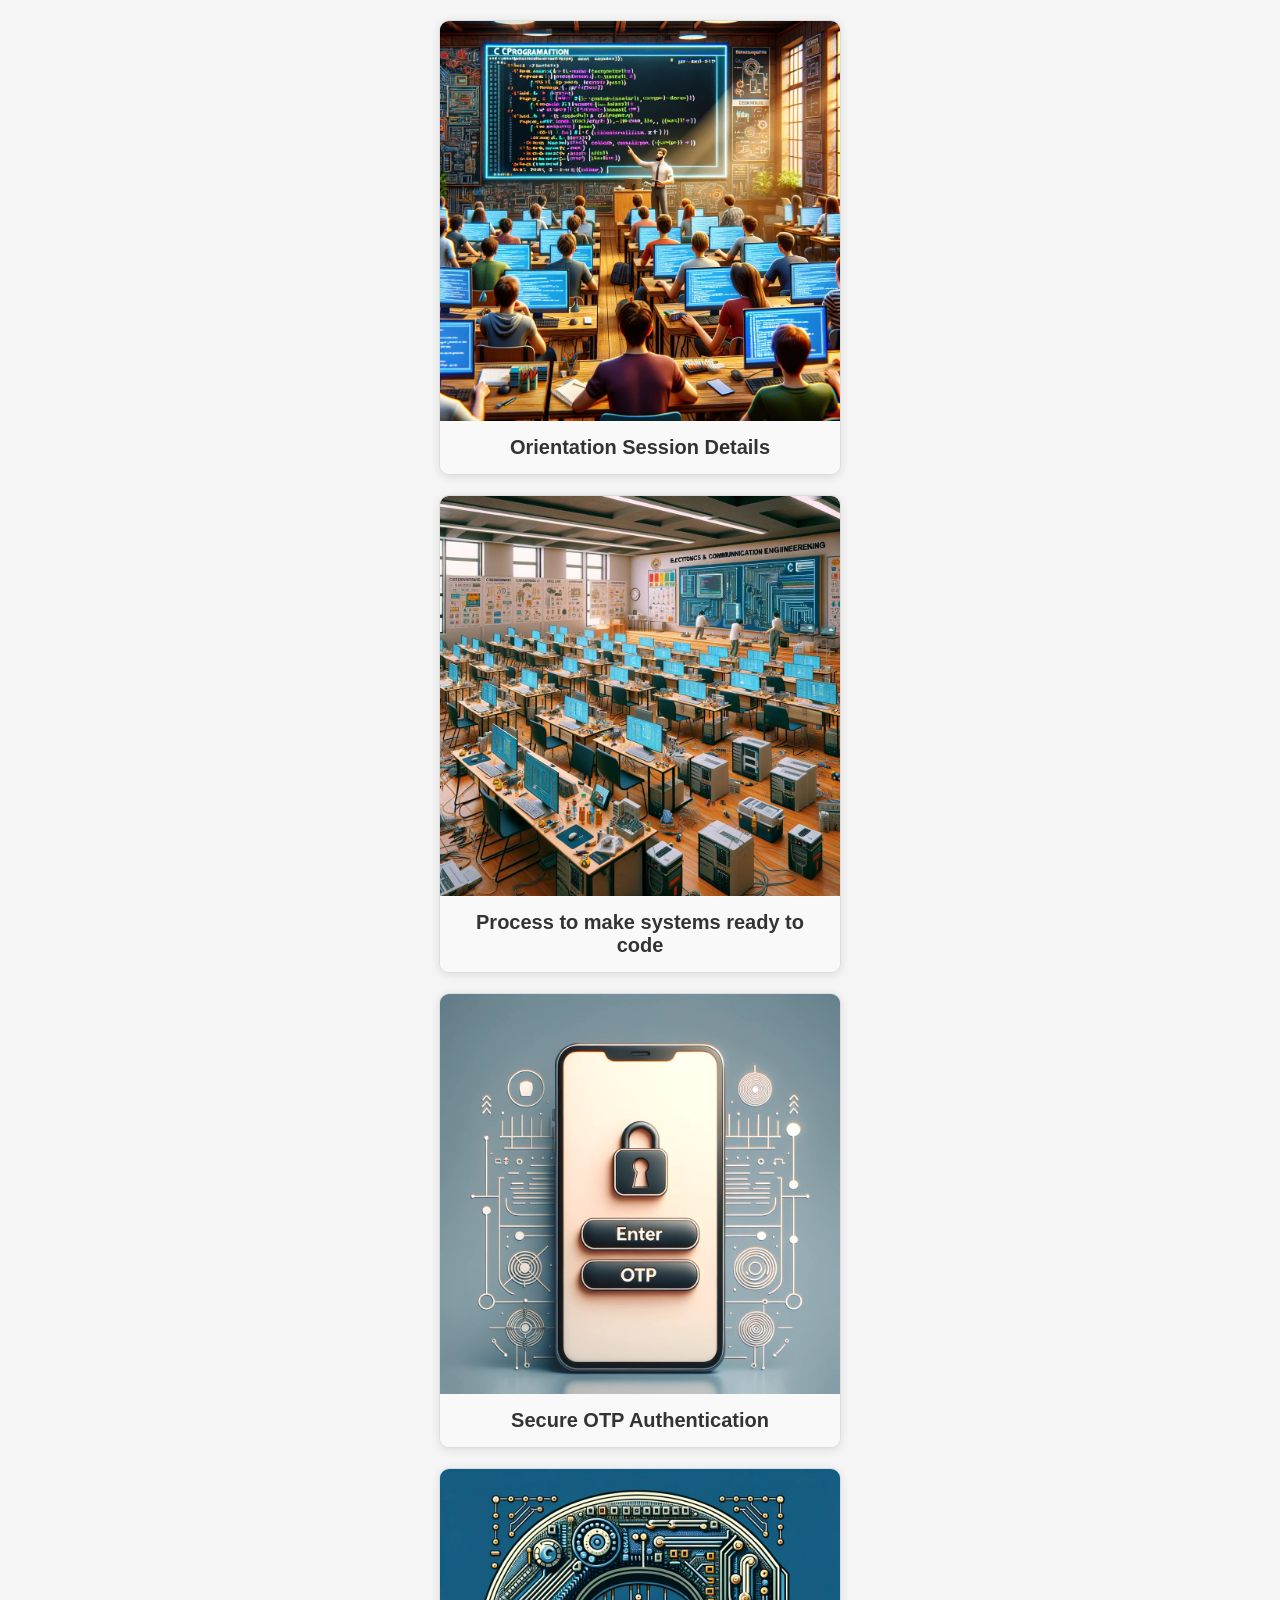
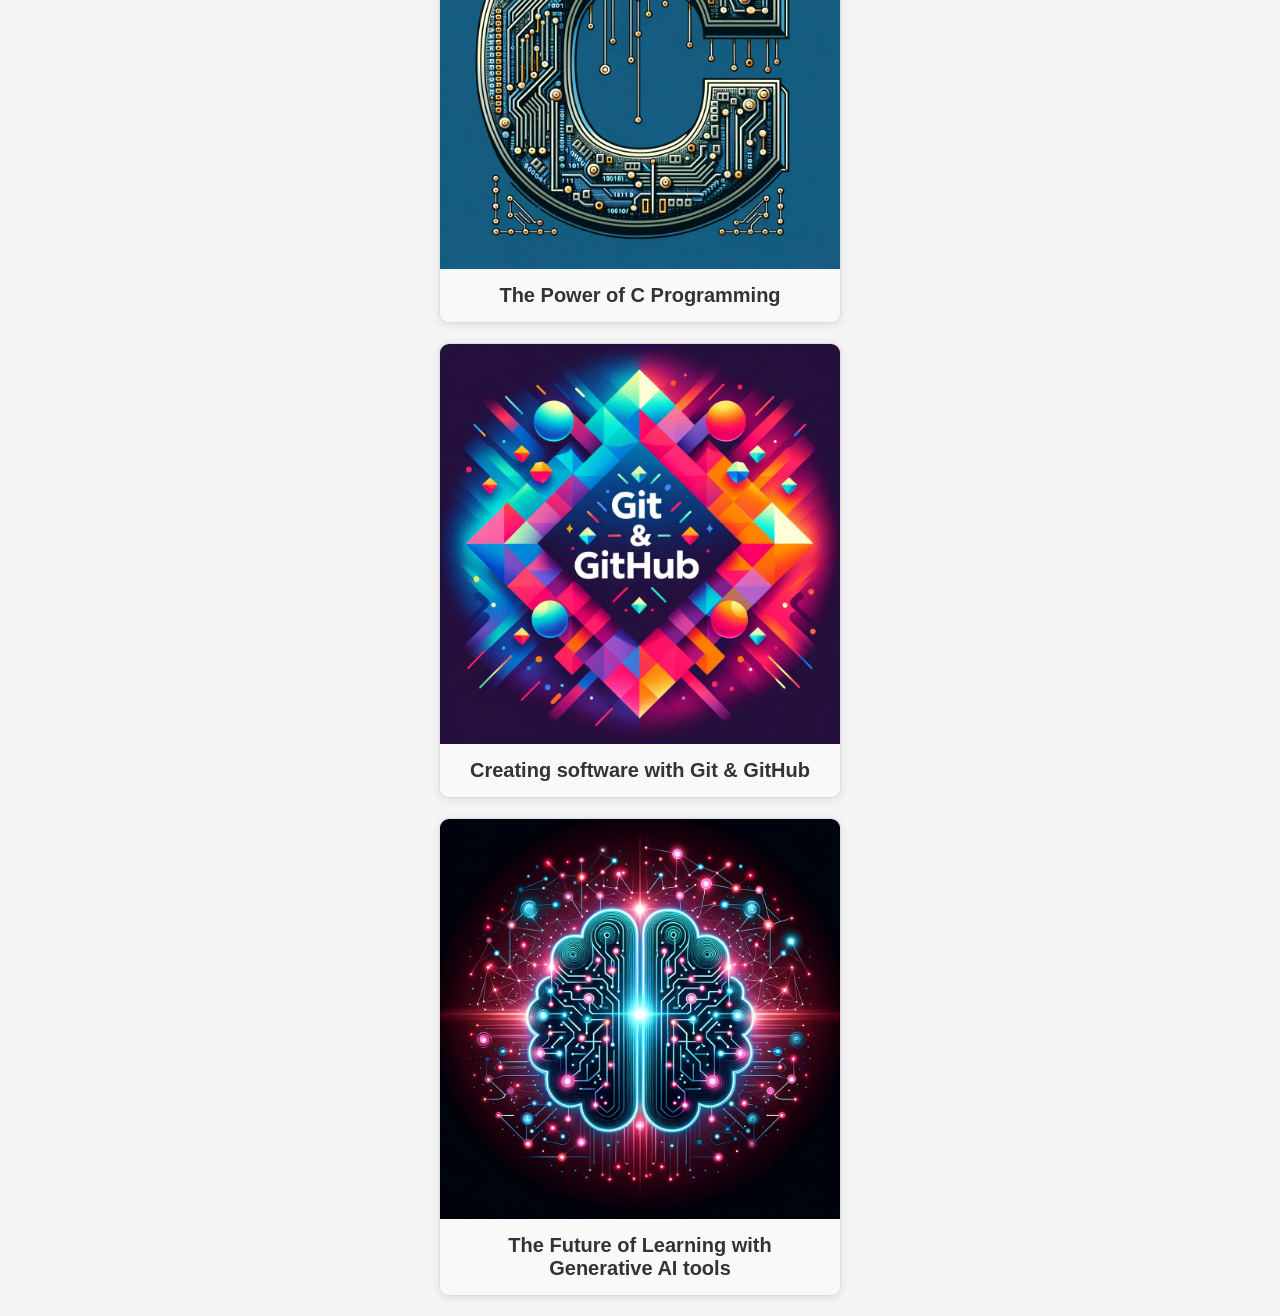
<file: docs/index.html>
<!DOCTYPE html>
<html lang="en">
<head>
    <meta charset="UTF-8">
    <meta name="viewport" content="width=device-width, initial-scale=1.0">
    <title>Main Page</title>
    <link rel="stylesheet" href="styles.css">
</head>
<body>
    <div class="section" onclick="location.href='assets/pdfs/orientation.pdf'">
        <img src="assets/orientation.jpg" alt="Orientation Session">
        <h2>Orientation Session Details</h2>
    </div>
    <div class="section" onclick="location.href='assets/pdfs/setup.pdf'">
        <img src="assets/setup.jpg" alt="Setup">
        <h2>Process to make systems ready to code</h2>
    </div>
    <div class="section" onclick="location.href='otp.html'">
        <img src="assets/otp.jpg" alt="OTP Image">
        <h2>Secure OTP Authentication</h2>
    </div>
    <div class="section" onclick="location.href='c_lang.html'">
        <img src="assets/c.jpg" alt="C Language Image">
        <h2>The Power of C Programming</h2>
    </div>
    <div class="section" onclick="location.href='git_github.html'">
        <img src="assets/git-github.jpg" alt="Git & GitHub Image">
        <h2>Creating software with Git & GitHub</h2>
    </div>
    <div class="section" onclick="location.href='gen_ai_tools.html'">
        <img src="assets/gen-ai.jpg" alt="Generative AI Image">
        <h2>The Future of Learning with Generative AI tools</h2>
    </div>
</body>
</html>
</file>
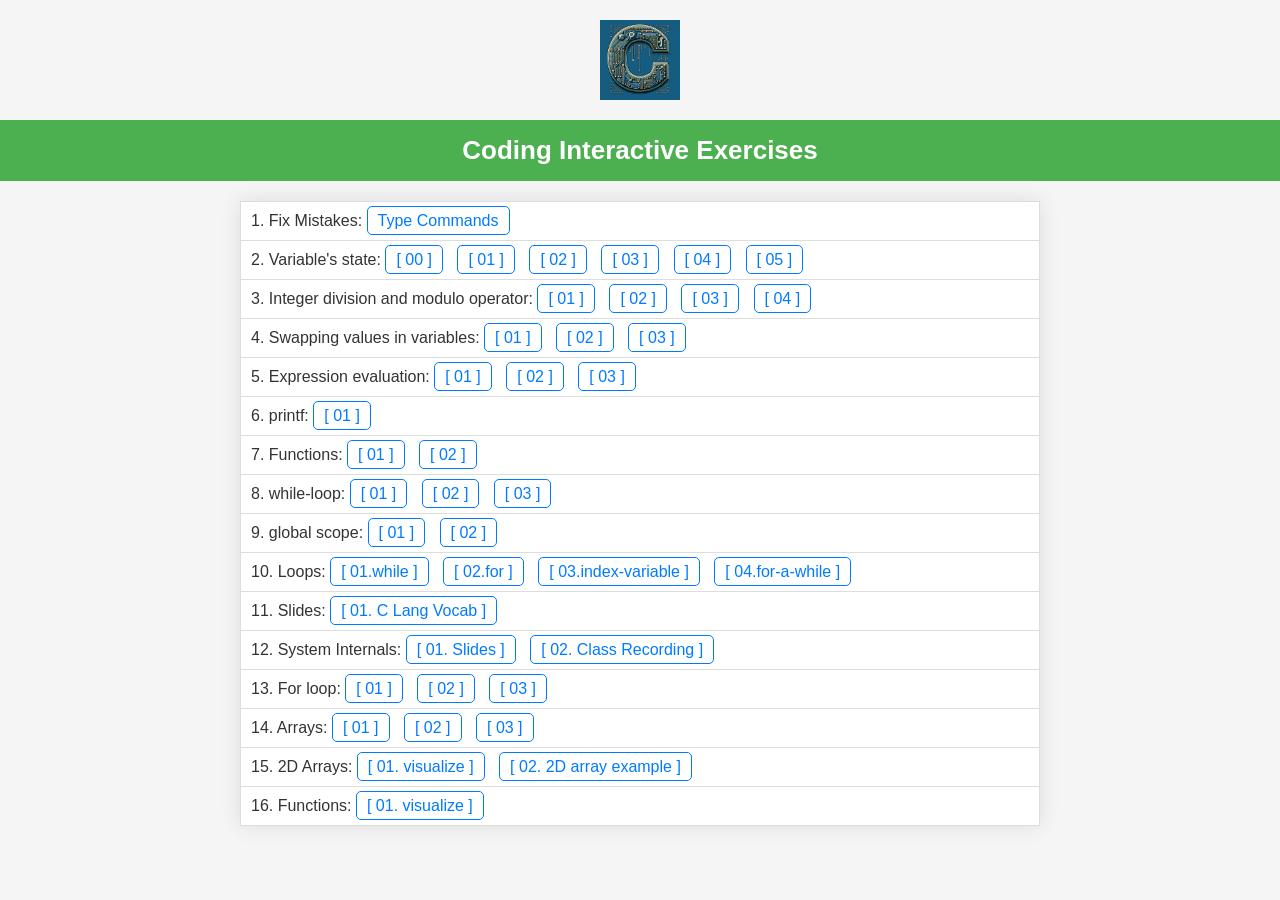
<file: docs/c_lang.html>
<!DOCTYPE html>
<html>
<head>
    <title>NSRIT | C Programming Fundamentals</title>
    <link rel="stylesheet" type="text/css" href="styles.css">
</head>
<body>
    <img src="assets/c.jpg" alt="C Programming Image" class="header-image">
    <h1>Coding Interactive Exercises</h1>
    <table class="exercise-table">
        <tr>
            <td data-label="Exercise">1. Fix Mistakes: 
                <a href="https://e42.dev/learning-labs/telugu-c/type-commands-example-table.html" target="_blank">Type Commands</a>
            </td>
        </tr>
        <tr>
            <td data-label="Exercise">2. Variable's state: 
                <a href="https://e42.dev/learning-labs/telugu-c/variable-state.html" target="_blank">[ 00 ]</a>
                <a href="https://e42.dev/c/clang/samana-vayu/01/" target="_blank">[ 01 ]</a>
                <a href="https://e42.dev/c/clang/samana-vayu/02/" target="_blank">[ 02 ]</a>
                <a href="https://e42.dev/c/clang/samana-vayu/03/" target="_blank">[ 03 ]</a>
                <a href="https://e42.dev/c/clang/samana-vayu/04/" target="_blank">[ 04 ]</a>
                <a href="https://e42.dev/c/clang/samana-vayu/05/" target="_blank">[ 05 ]</a>
            </td>
        </tr>
        <tr>
            <td data-label="Exercise">3. Integer division and modulo operator: 
                <a href="https://e42.dev/c/clang/samana-vayu/06/" target="_blank">[ 01 ]</a>
                <a href="https://e42.dev/c/clang/samana-vayu/07/" target="_blank">[ 02 ]</a>
                <a href="https://e42.dev/c/clang/samana-vayu/08/" target="_blank">[ 03 ]</a>
                <a href="https://e42.dev/learning-labs/telugu-c/sec-03-exampletable-02.html" target="_blank">[ 04 ]</a>
            </td>
        </tr>
        <tr>
            <td data-label="Exercise">4. Swapping values in variables: 
                <a href="https://e42.dev/c/clang/samana-vayu/09/" target="_blank">[ 01 ]</a>
                <a href="https://e42.dev/c/clang/samana-vayu/10/" target="_blank">[ 02 ]</a>
                <a href="https://e42.dev/c/clang/samana-vayu/11/" target="_blank">[ 03 ]</a>
            </td>
        </tr>
        <tr>
            <td data-label="Exercise">5. Expression evaluation: 
                <a href="https://e42.dev/learning-labs/telugu-c/expression-01.html" target="_blank">[ 01 ]</a>
                <a href="https://e42.dev/c/clang/samana-vayu/12/" target="_blank">[ 02 ]</a>
                <a href="https://e42.dev/c/clang/samana-vayu/13/" target="_blank">[ 03 ]</a>
            </td>
        </tr>
        <tr>
            <td data-label="Exercise">6. printf: 
                <a href="https://e42.dev/learning-labs/telugu-c/join-printfs-example-table.html" target="_blank">[ 01 ]</a>
            </td>
        </tr>
        <tr>
            <td data-label="Exercise">7. Functions: 
                <a href="https://e42.dev/learning-labs/telugu-c/functions-control-flow-01.html" target="_blank">[ 01 ]</a>
                <a href="https://e42.dev/learning-labs/telugu-c/functions-control-flow-02.html" target="_blank">[ 02 ]</a>
            </td>
        </tr>
        <tr>
            <td data-label="Exercise">8. while-loop: 
                <a href="https://e42.dev/learning-labs/telugu-c/loops-while-control-flow-01.html" target="_blank">[ 01 ]</a>
                <a href="https://e42.dev/learning-labs/telugu-c/loops-while-control-flow-02.html" target="_blank">[ 02 ]</a>
                <a href="https://e42.dev/learning-labs/telugu-c/loops-while-control-flow-03.html" target="_blank">[ 03 ]</a>
            </td>
        </tr>
        <tr>
            <td data-label="Exercise">9. global scope: 
                <a href="https://e42.dev/c/clang/samana-vayu/14/" target="_blank">[ 01 ]</a>
                <a href="https://e42.dev/c/clang/samana-vayu/15/" target="_blank">[ 02 ]</a>
            </td>
        </tr>
        <tr>
            <td data-label="exercise">10. Loops: 
                <a href="https://e42.dev/learning-labs/telugu-c/explorable/loops/while/" target="_blank">[ 01.while ]</a>
                <a href="https://e42.dev/learning-labs/telugu-c/explorable/loops/for/" target="_blank">[ 02.for ]</a>
                <a href="https://e42.dev/learning-labs/telugu-c/explorable/loops/index-variable/" target="_blank">[ 03.index-variable ]</a>
                <a href="https://e42.dev/learning-labs/telugu-c/slides/for-a-while/" target="_blank">[ 04.for-a-while ]</a>
            </td>
        </tr>
        <tr>
            <td data-label="exercise">11. Slides: 
                <a href="https://e42.dev/learning-labs/telugu-c/slides/c-language-vocabulary/" target="_blank">[ 01. C Lang Vocab ]</a>
            </td>
        </tr>
        <tr>
            <td data-label="exercise">12. System Internals: 
                <a href="https://www.figma.com/proto/VRgWntdUUcOCMnhnjuYXlG/Fundamentals-of-Computing?node-id=102%3A3&scaling=scale-down-width&hide-ui=1" target="_blank">[ 01. Slides ]</a>
                <a href="https://www.youtube.com/watch?v=JNXjP52et80" target="_blank">[ 02. Class Recording ]</a>
            </td>
        </tr>
        <tr>
            <td data-label="exercise">13. For loop: 
                <a href="https://e42.dev/learning-labs/telugu-c/loops-for-control-flow-01.html" target="_blank">[ 01 ]</a>
                <a href="https://e42.dev/learning-labs/telugu-c/loops-for-control-flow-02.html" target="_blank">[ 02 ]</a>
                <a href="https://e42.dev/learning-labs/telugu-c/loops-for-control-flow-03.html" target="_blank">[ 03 ]</a>
            </td>
        </tr>
        <tr>
            <td data-label="exercise">14. Arrays: 
                <a href="https://e42.dev/learning-labs/telugu-c/loops-arrays-control-flow-01.html" target="_blank">[ 01 ]</a>
                <a href="https://e42.dev/learning-labs/telugu-c/loops-arrays-control-flow-02.html" target="_blank">[ 02 ]</a>
                <a href="https://e42.dev/learning-labs/telugu-c/loops-arrays-control-flow-03.html" target="_blank">[ 03 ]</a>
            </td>
        </tr>
        <tr>
            <td data-label="exercise">15. 2D Arrays:
                <a href="https://pythontutor.com/render.html#code=%23include%20%3Cstdio.h%3E%0A%0Avoid%20display_matrix%28int%20a%5B5%5D%5B5%5D,%20int%20rows,%20int%20columns%29%0A%7B%0A%0A%0A%20%20%0A%7D%0A%0Aint%20main%28%29%0A%7B%0A%20%20int%20arr1%5B3%5D%5B2%5D%20%3D%0A%20%20%7B%0A%20%20%20%20%7B1,%202%7D,%0A%20%20%20%20%7B3,%204%7D,%0A%20%20%20%20%7B5,%206%7D%0A%20%20%7D%3B%0A%0A%20%20int%20arr2%5B4%5D%5B4%5D%20%3D%0A%20%20%7B%0A%20%20%20%20%7B17,%2018,%2019,%2010%7D,%0A%20%20%20%20%7B11,%2012,%2013,%2014%7D,%0A%20%20%20%20%7B15,%2016,%2017,%2018%7D,%0A%20%20%20%20%7B19,%2020,%2021,%2022%7D%0A%20%20%7D%3B%0A%0A%20%20int%20arr3%5B5%5D%5B5%5D%20%3D%0A%20%20%7B%0A%20%20%20%20%7B23,%2024,%2025,%2026,%2027%7D,%0A%20%20%20%20%7B28,%2029,%2030,%2031,%2032%7D,%0A%20%20%20%20%7B33,%2034,%2035,%2036,%2037%7D,%0A%20%20%20%20%7B38,%2039,%2040,%2041,%2042%7D,%0A%20%20%20%20%7B43,%2044,%2045,%2046,%2047%7D%0A%20%20%7D%3B%0A%0A%20%20int%20arr4%5B4%5D%5B5%5D%20%3D%0A%20%20%7B%0A%20%20%20%20%7B48,%2049,%2050,%2051,%2052%7D,%0A%20%20%20%20%7B53,%2054,%2055,%2056,%2057%7D,%0A%20%20%20%20%7B58,%2059,%2060,%2061,%2062%7D,%0A%20%20%20%20%7B63,%2064,%2065,%2066,%2067%7D%0A%20%20%7D%3B%0A%0A%20%20int%20a%5B5%5D%5B5%5D%20%3D%20%7B0%7D%3B%0A%0A%20%20//%20Copying%20arr1%20to%20a%0A%20%20for%20%28int%20i%20%3D%200%3B%20i%20%3C%203%3B%20i%2B%2B%29%0A%20%20%7B%0A%20%20%20%20for%20%28int%20j%20%3D%200%3B%20j%20%3C%202%3B%20j%2B%2B%29%0A%20%20%20%20%7B%0A%20%20%20%20%20%20a%5Bi%5D%5Bj%5D%20%3D%20arr1%5Bi%5D%5Bj%5D%3B%0A%20%20%20%20%7D%0A%20%20%7D%0A%20%20printf%28%22Displaying%203X2%20matrix%3A%5Cn%22%29%3B%0A%20%20display_matrix%28a,%203,%202%29%3B%0A%20%20printf%28%22%5Cn%22%29%3B%0A%0A%20%20//%20Copying%20arr2%20to%20a%0A%20%20for%20%28int%20i%20%3D%200%3B%20i%20%3C%204%3B%20i%2B%2B%29%0A%20%20%7B%0A%20%20%20%20for%20%28int%20j%20%3D%200%3B%20j%20%3C%204%3B%20j%2B%2B%29%0A%20%20%20%20%7B%0A%20%20%20%20%20%20a%5Bi%5D%5Bj%5D%20%3D%20arr2%5Bi%5D%5Bj%5D%3B%0A%20%20%20%20%7D%0A%20%20%7D%0A%20%20printf%28%22Displaying%204X4%20matrix%3A%5Cn%22%29%3B%0A%20%20display_matrix%28a,%204,%204%29%3B%0A%20%20printf%28%22%5Cn%22%29%3B%0A%0A%20%20//%20Copying%20arr3%20to%20a%0A%20%20for%20%28int%20i%20%3D%200%3B%20i%20%3C%205%3B%20i%2B%2B%29%0A%20%20%7B%0A%20%20%20%20for%20%28int%20j%20%3D%200%3B%20j%20%3C%205%3B%20j%2B%2B%29%0A%20%20%20%20%7B%0A%20%20%20%20%20%20a%5Bi%5D%5Bj%5D%20%3D%20arr3%5Bi%5D%5Bj%5D%3B%0A%20%20%20%20%7D%0A%20%20%7D%0A%20%20printf%28%22Displaying%205X5%20matrix%3A%5Cn%22%29%3B%0A%20%20display_matrix%28a,%205,%205%29%3B%0A%20%20printf%28%22%5Cn%22%29%3B%0A%0A%20%20//%20Copying%20arr4%20to%20a%0A%20%20for%20%28int%20i%20%3D%200%3B%20i%20%3C%204%3B%20i%2B%2B%29%0A%20%20%7B%0A%20%20%20%20for%20%28int%20j%20%3D%200%3B%20j%20%3C%205%3B%20j%2B%2B%29%0A%20%20%20%20%7B%0A%20%20%20%20%20%20a%5Bi%5D%5Bj%5D%20%3D%20arr4%5Bi%5D%5Bj%5D%3B%0A%20%20%20%20%7D%0A%20%20%7D%0A%20%20printf%28%22Displaying%204X5%20matrix%3A%5Cn%22%29%3B%0A%20%20display_matrix%28a,%204,%205%29%3B%0A%20%20printf%28%22%5Cn%22%29%3B%0A%20%20%0A%20%20return%200%3B%0A%7D&cumulative=false&curInstr=72&heapPrimitives=nevernest&mode=display&origin=opt-frontend.js&py=c_gcc9.3.0&rawInputLstJSON=%5B%5D&textReferences=false" target="_blank">[ 01. visualize ]</a>
                <a href="https://e42.dev/learning-labs/telugu-c/loops-arrays-2d-01.html" target="_blank">[ 02. 2D array example ]</a>
            </td>
        </tr>
        <tr>
            <td data-label="exercise">16. Functions:
                <a href="https://pythontutor.com/render.html#code=%23include%20%3Cstdio.h%3E%0A%0Aint%20square%28int%20n%29%3B%0A%0Aint%20main%28%29%0A%7B%0A%20%20int%20x%20%3D%2010,%20y%20%3D%208%3B%0A%20%20int%20res%3B%0A%0A%20%20res%20%3D%20square%285%29%3B%0A%20%20printf%28%22Square%20of%205%20is%20%25i.%5Cn%22,%20res%29%3B%0A%0A%20%20res%20%3D%20square%28x%29%3B%0A%20%20printf%28%22Square%20of%20%25i%20is%20%25i.%5Cn%22,%20x,%20res%29%3B%0A%0A%20%20return%200%3B%0A%7D%0A%0Aint%20square%28int%20n%29%0A%7B%0A%20%20int%20sq%3B%0A%20%20sq%20%3D%20n%20*%20n%3B%0A%20%20return%20sq%3B%0A%7D&cumulative=false&curInstr=0&heapPrimitives=nevernest&mode=display&origin=opt-frontend.js&py=c_gcc9.3.0&rawInputLstJSON=%5B%5D&textReferences=false" target="_blank">[ 01. visualize ]</a>
            </td>
        </tr>
    </table>
</body>
</html>
</file>
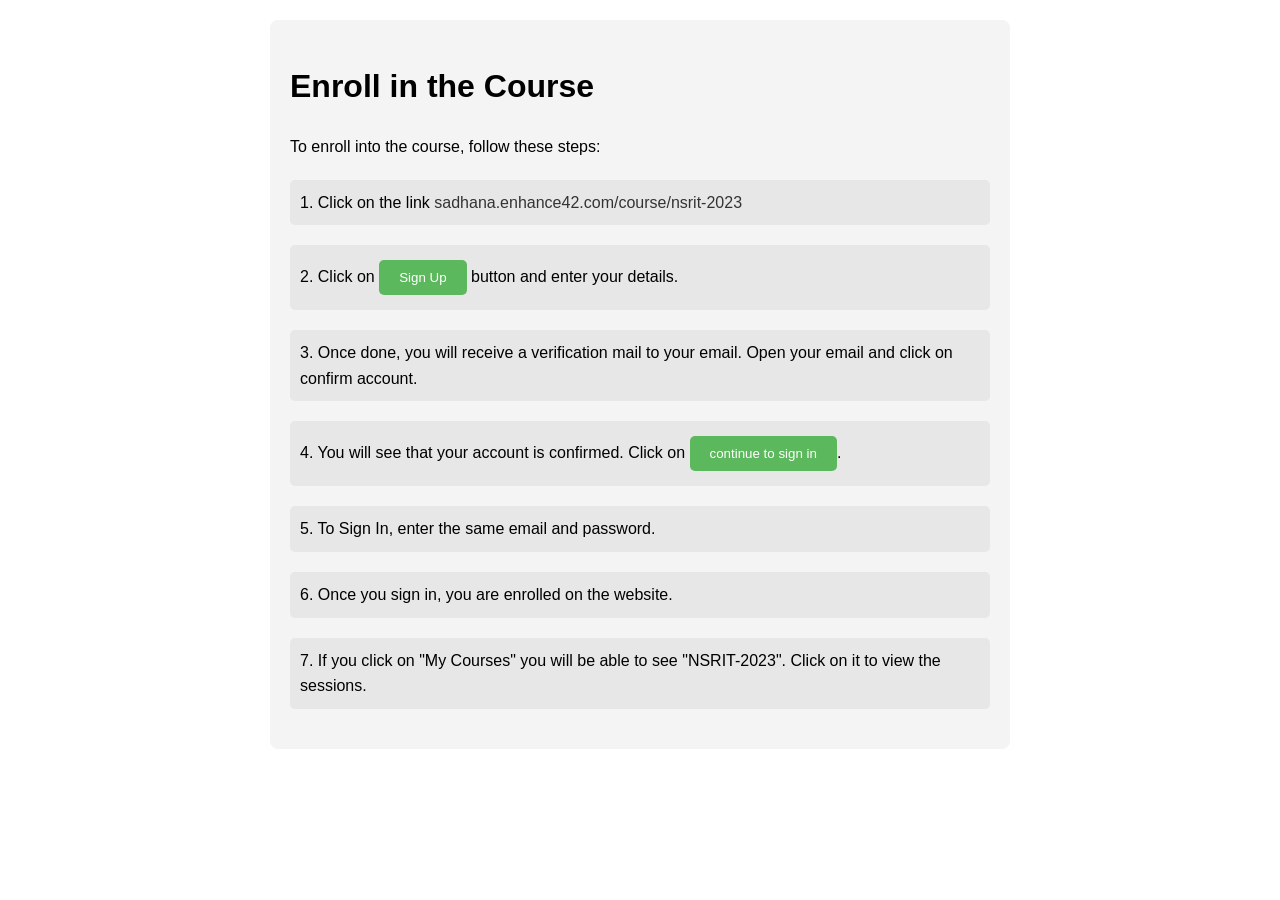
<file: docs/course.html>
<!DOCTYPE html>
<html lang="en">
<head>
<meta charset="UTF-8">
<meta name="viewport" content="width=device-width, initial-scale=1.0">
<title>Course Enrollment</title>
<style>
    body {
        font-family: Arial, sans-serif;
        line-height: 1.6;
        margin: 20px;
    }
    .container {
        max-width: 700px;
        margin: auto;
        padding: 20px;
        background: #f4f4f4;
        border-radius: 8px;
    }
    .step {
        background: #e7e7e7;
        margin: 20px 0;
        padding: 10px;
        border-radius: 5px;
    }
    a {
        color: #333;
        text-decoration: none;
    }
    .button {
        display: inline-block;
        padding: 10px 20px;
        margin: 5px 0;
        background: #5cb85c;
        color: white;
        border: none;
        border-radius: 5px;
        cursor: pointer;
        text-align: center;
    }
</style>
</head>
<body>
    <div class="container">
        <h1>Enroll in the Course</h1>
        <p>To enroll into the course, follow these steps:</p>
        <div class="step">
            1. Click on the link <a href="https://sadhana.enhance42.com/course/nsrit-2023" target="_blank">sadhana.enhance42.com/course/nsrit-2023</a>
        </div>
        <div class="step">
            2. Click on <button class="button">Sign Up</button> button and enter your details.
        </div>
        <div class="step">
            3. Once done, you will receive a verification mail to your email. Open your email and click on confirm account.
        </div>
        <div class="step">
            4. You will see that your account is confirmed. Click on <button class="button">continue to sign in</button>.
        </div>
        <div class="step">
            5. To Sign In, enter the same email and password.
        </div>
        <div class="step">
            6. Once you sign in, you are enrolled on the website.
        </div>
        <div class="step">
            7. If you click on "My Courses" you will be able to see "NSRIT-2023". Click on it to view the sessions.
        </div>
    </div>
</body>
</html>
</file>
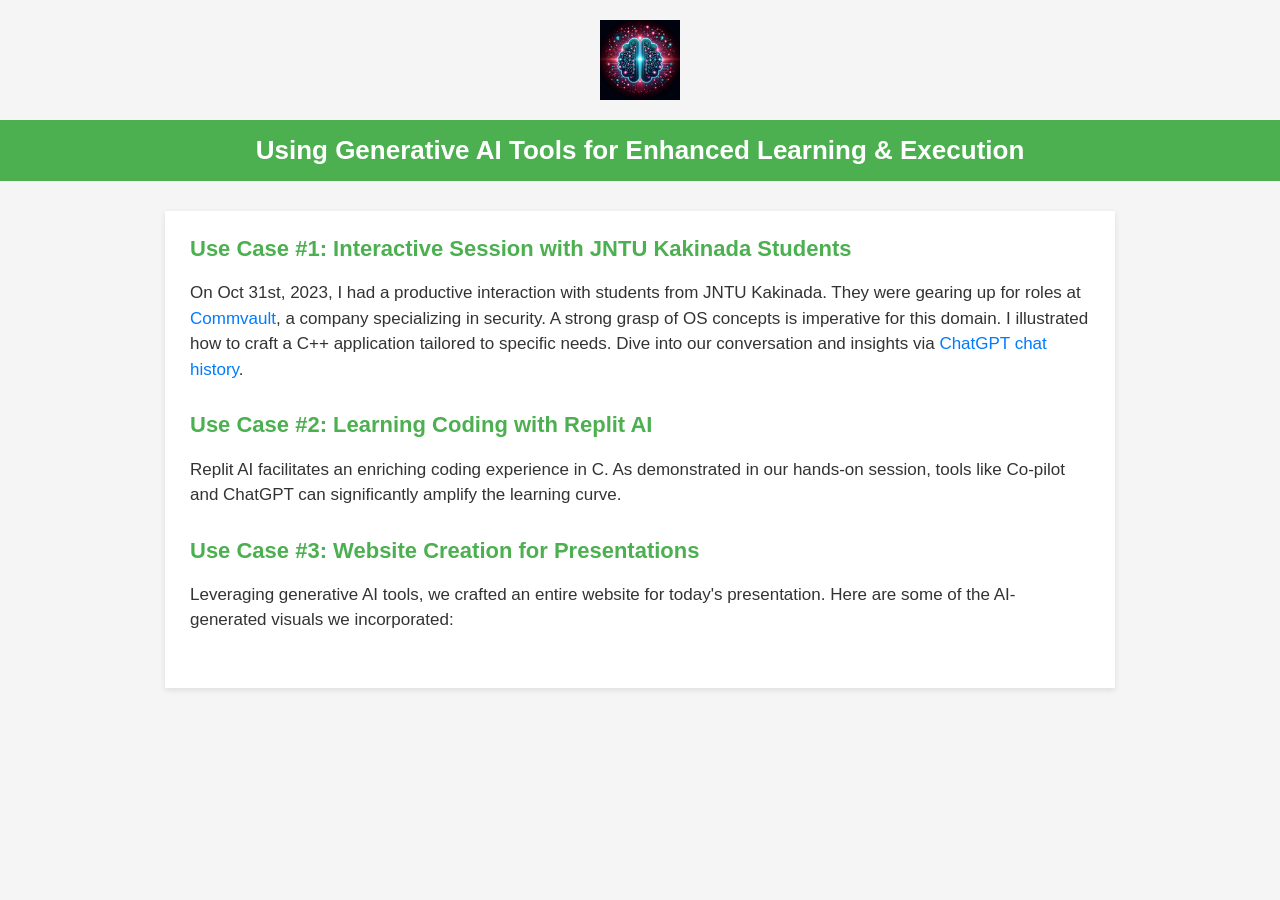
<file: docs/gen_ai_tools.html>
<!DOCTYPE html>
<html>
<head>
    <title>Generative AI Tools - Case Studies</title>
    <link rel="stylesheet" type="text/css" href="styles.css">
</head>
<body>
    <header>
        <img src="assets/gen-ai.jpg" alt="Gen-AI" class="header-image">
        <h1>Using Generative AI Tools for Enhanced Learning & Execution</h1>
    </header>
    <main>
        <div class="content-container">
            <section class="use-case">
                <h2>Use Case #1: Interactive Session with JNTU Kakinada Students</h2>
                <p>On Oct 31st, 2023, I had a productive interaction with students from JNTU Kakinada. They were gearing up for roles at <a href="https://www.commvault.com" target="_blank">Commvault</a>, a company specializing in security. A strong grasp of OS concepts is imperative for this domain. I illustrated how to craft a C++ application tailored to specific needs. Dive into our conversation and insights via <a href="https://chat.openai.com/share/d6ea68a8-6ccd-4b2d-a053-d8fa63bdbccb" target="_blank">ChatGPT chat history</a>.</p>
            </section>
            <section class="use-case">
                <h2>Use Case #2: Learning Coding with Replit AI</h2>
                <p>Replit AI facilitates an enriching coding experience in C. As demonstrated in our hands-on session, tools like Co-pilot and ChatGPT can significantly amplify the learning curve.</p>
            </section>
            <section class="use-case">
                <h2>Use Case #3: Website Creation for Presentations</h2>
                <p>Leveraging generative AI tools, we crafted an entire website for today's presentation. Here are some of the AI-generated visuals we incorporated:</p>
                <!-- Add image tags here for the AI-generated visuals as needed -->
            </section>
        </div>
    </main>
</body>
</html>
</file>
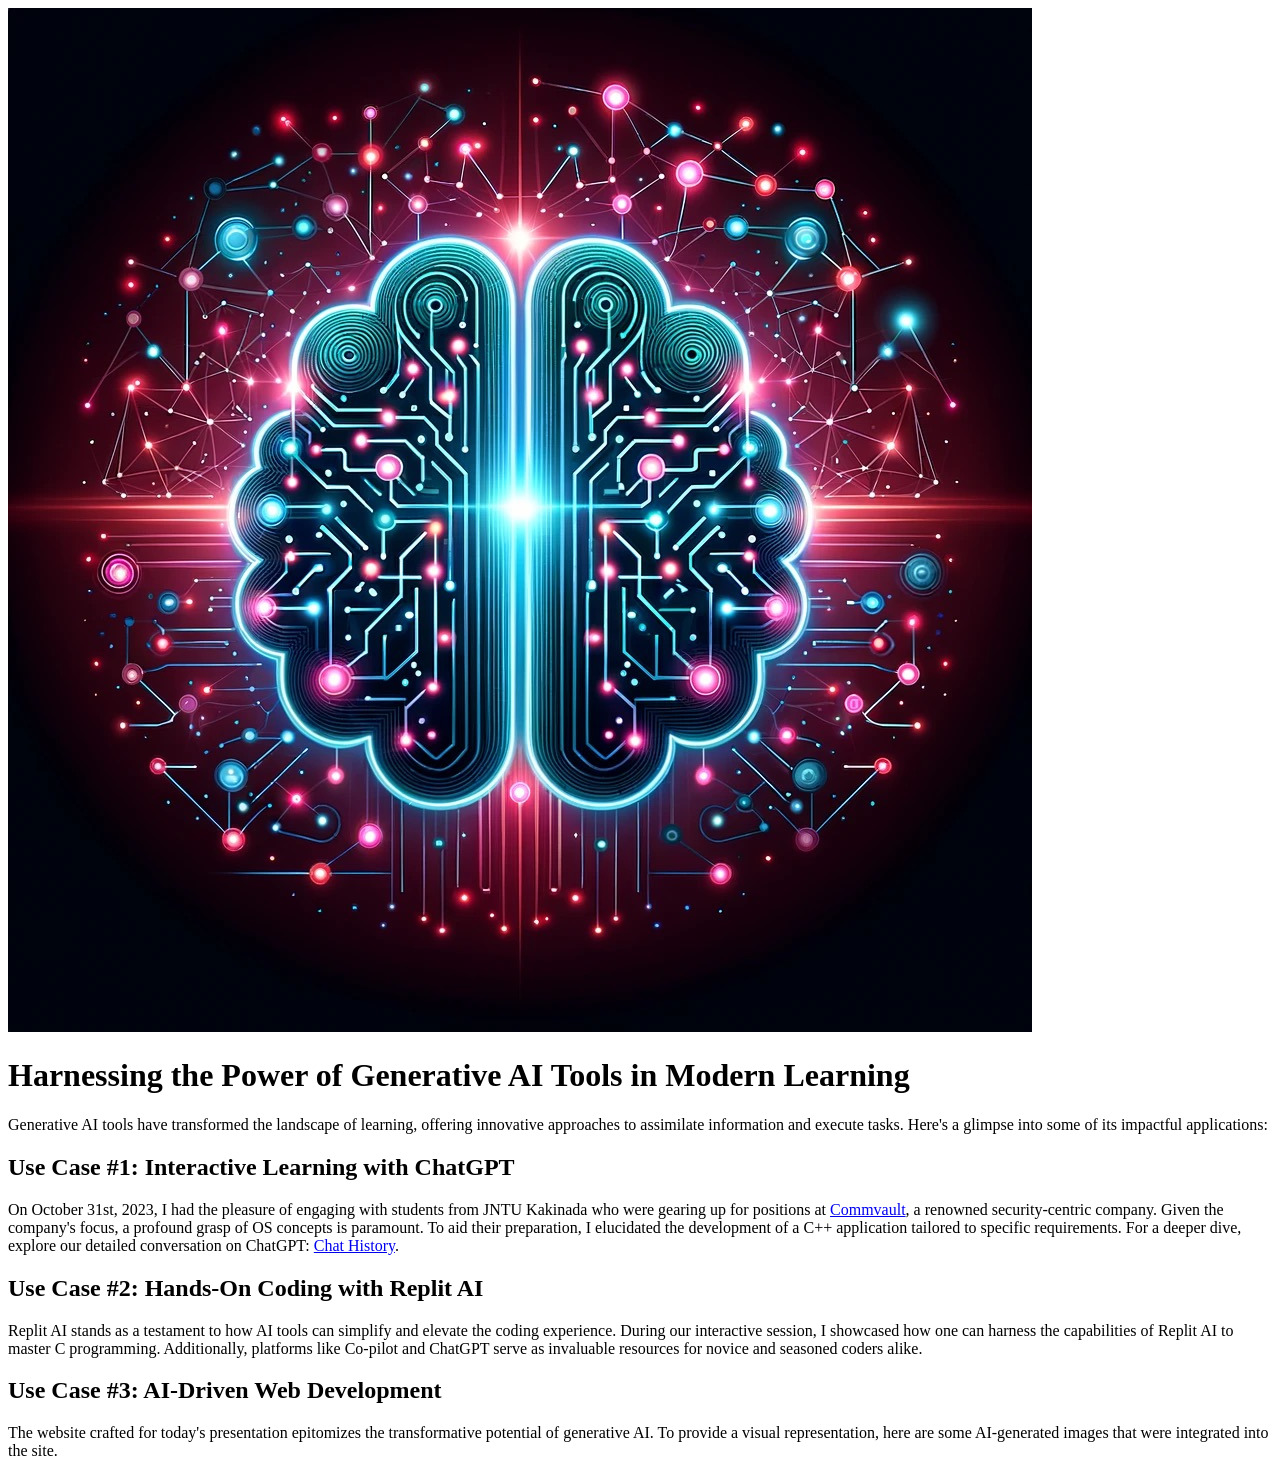
<file: docs/gen_ai_tools_v2.html>
<!DOCTYPE html>
<html lang="en">
<head>
    <meta charset="UTF-8">
    <meta name="viewport" content="width=device-width, initial-scale=1.0">
    <title>Harnessing the Power of Generative AI Tools in Modern Learning</title>
    <img src="assets/gen-ai.jpg" alt="Gen-AI" class="header-image">
</head>
<body>
<h1>Harnessing the Power of Generative AI Tools in Modern Learning</h1>
<p>Generative AI tools have transformed the landscape of learning, offering innovative approaches to assimilate information and execute tasks. Here's a glimpse into some of its impactful applications:</p>

<h2>Use Case #1: Interactive Learning with ChatGPT</h2>
<p>On October 31st, 2023, I had the pleasure of engaging with students from JNTU Kakinada who were gearing up for positions at <a href="https://www.commvault.com">Commvault</a>, a renowned security-centric company. Given the company's focus, a profound grasp of OS concepts is paramount. To aid their preparation, I elucidated the development of a C++ application tailored to specific requirements. For a deeper dive, explore our detailed conversation on ChatGPT: <a href="https://chat.openai.com/share/d6ea68a8-6ccd-4b2d-a053-d8fa63bdbccb">Chat History</a>.</p>

<h2>Use Case #2: Hands-On Coding with Replit AI</h2>
<p>Replit AI stands as a testament to how AI tools can simplify and elevate the coding experience. During our interactive session, I showcased how one can harness the capabilities of Replit AI to master C programming. Additionally, platforms like Co-pilot and ChatGPT serve as invaluable resources for novice and seasoned coders alike.</p>

<h2>Use Case #3: AI-Driven Web Development</h2>
<p>The website crafted for today's presentation epitomizes the transformative potential of generative AI. To provide a visual representation, here are some AI-generated images that were integrated into the site.</p>

</body>
</html>
</file>
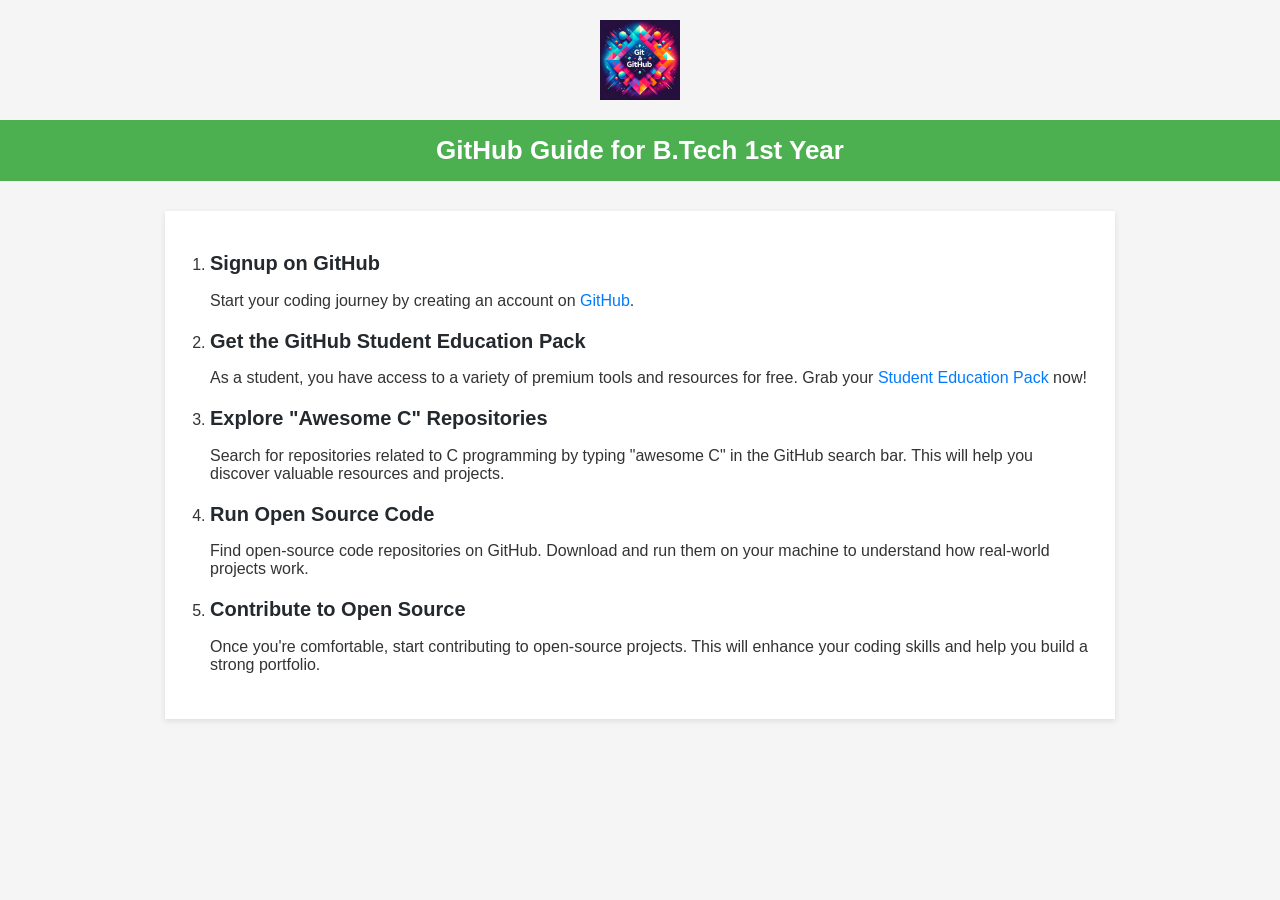
<file: docs/git_github.html>
<!DOCTYPE html>
<html>
<head>
    <title>NSRIT | GitHub Guide for B.Tech 1st Year</title>
    <link rel="stylesheet" type="text/css" href="styles.css">
</head>
<body>
    <header>
        <img src="assets/git-github.jpg" alt="GitHub Logo" class="header-image">
        <h1>GitHub Guide for B.Tech 1st Year</h1>
    </header>
    <main>
        <div class="content-container">
            <ol class="guide-steps">
                <li>
                    <h2>Signup on GitHub</h2>
                    <p>Start your coding journey by creating an account on <a href="https://github.com" target="_blank">GitHub</a>.</p>
                </li>
                <li>
                    <h2>Get the GitHub Student Education Pack</h2>
                    <p>As a student, you have access to a variety of premium tools and resources for free. Grab your <a href="http://education.github.com/" target="_blank">Student Education Pack</a> now!</p>
                </li>
                <li>
                    <h2>Explore "Awesome C" Repositories</h2>
                    <p>Search for repositories related to C programming by typing "awesome C" in the GitHub search bar. This will help you discover valuable resources and projects.</p>
                </li>
                <li>
                    <h2>Run Open Source Code</h2>
                    <p>Find open-source code repositories on GitHub. Download and run them on your machine to understand how real-world projects work.</p>
                </li>
                <li>
                    <h2>Contribute to Open Source</h2>
                    <p>Once you're comfortable, start contributing to open-source projects. This will enhance your coding skills and help you build a strong portfolio.</p>
                </li>
            </ol>
        </div>
    </main>
</body>
</html>
</file>
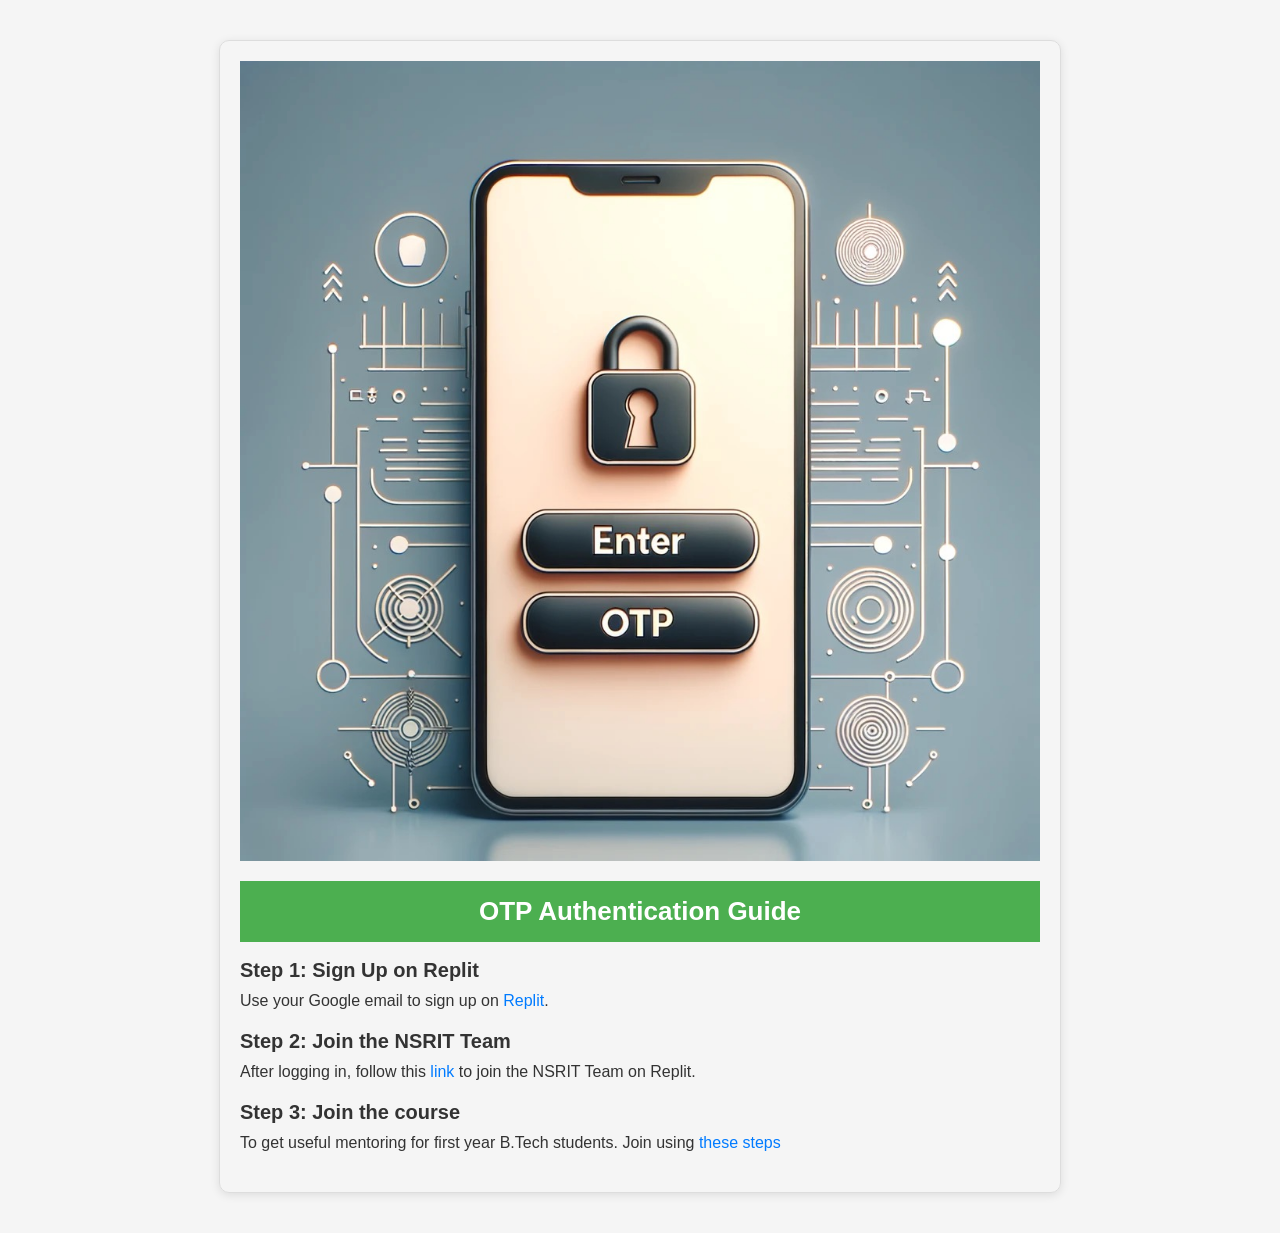
<file: docs/otp.html>
<!DOCTYPE html>
<html lang="en">
<head>
    <meta charset="UTF-8">
    <meta name="viewport" content="width=device-width, initial-scale=1.0">
    <title>OTP Sub-Page</title>
    <link rel="stylesheet" href="styles.css">
</head>
<body>
    <div class="content-wrapper">
        <img src="assets/otp.jpg" alt="OTP Image" class="top-image">
        <h1>OTP Authentication Guide</h1>
        <div class="step">
            <h2>Step 1: Sign Up on Replit</h2>
            <p>Use your Google email to sign up on <a href="https://replit.com/" target="_blank">Replit</a>.</p>
        </div>
        <div class="step">
            <h2>Step 2: Join the NSRIT Team</h2>
            <p>After logging in, follow this <a href="https://replit.com/teams/join/viusrlsybfkhlqjlytghxjyvarwhrzqn-nsrit-btech-2023-27" target="_blank">link</a> to join the NSRIT Team on Replit.</p>
        </div>
        <div class="step">
            <h2>Step 3: Join the course</h2>
            <p>To get useful mentoring for first year B.Tech students. Join using <a href="course.html"> these steps</a></p>
        </div>
    </div>
</body>
</html>
</file>
<file: docs/styles.css>
body {
    font-family: Arial, sans-serif;
    margin: 0;
    padding: 0;
}

.section {
    width: 100%;
    max-width: 400px;
    margin: 20px auto;
    border: 1px solid #ddd;
    border-radius: 10px;
    overflow: hidden;
    cursor: pointer;
    box-shadow: 0 2px 10px rgba(0, 0, 0, 0.1);
}

.section img {
    width: 100%;
    height: auto;
    display: block;
}

.section h2 {
    font-size: 20px;
    padding: 15px;
    margin: 0;
    background-color: #f9f9f9;
    text-align: center;
}

.content-wrapper {
    max-width: 800px;
    margin: 40px auto;
    padding: 20px;
    border: 1px solid #ddd;
    border-radius: 10px;
    box-shadow: 0 2px 10px rgba(0, 0, 0, 0.1);
}

.top-image {
    width: 100%;
    height: auto;
    display: block;
    margin-bottom: 20px;
}

h1 {
    font-size: 24px;
    margin-bottom: 20px;
    text-align: center;
}

.step {
    margin-bottom: 20px;
}

.step h2 {
    font-size: 20px;
    margin-bottom: 10px;
}

.step p {
    margin: 0;
}

a {
    color: #007BFF;
    text-decoration: none;
}

a:hover {
    text-decoration: underline;
}

body {
    font-family: Arial, sans-serif;
    margin: 0;
    padding: 0;
    background-color: #f4f4f4;
    color: #333;
}

.header-image {
    display: block;
    width: 100%;
    max-height: 200px;
    object-fit: cover;
    margin-bottom: 20px;
}

h1 {
    text-align: center;
    background-color: #333;
    color: #fff;
    padding: 10px 0;
    margin-bottom: 20px;
}

.exercise-table {
    width: 80%;
    margin: 0 auto;
    border-collapse: collapse;
    box-shadow: 0 0 20px rgba(0, 0, 0, 0.1);
}

.exercise-table td {
    padding: 15px;
    border: 1px solid #ddd;
    background-color: #fff;
}

.exercise-table td a {
    text-decoration: none;
    color: #007BFF;
    margin-right: 10px;
    padding: 5px 10px;
    border: 1px solid #007BFF;
    border-radius: 5px;
    transition: background-color 0.3s;
}

.exercise-table td a:hover {
    background-color: #007BFF;
    color: #fff;
}

/* ----- Start of C Programming Fundamentals Styles ----- */
body {
    font-family: Arial, sans-serif;
    background-color: #f5f5f5;
    margin: 0;
    padding: 0;
}

.header-image {
    width: 100%;
    max-height: 300px;
    object-fit: cover;
}

h1 {
    text-align: center;
    background-color: #4CAF50;
    color: white;
    padding: 10px 0;
    margin: 0;
}

.exercise-table {
    width: 90%;
    max-width: 800px;
    margin: 20px auto;
    border-collapse: collapse;
}

.exercise-table td {
    background-color: #ffffff;
    padding: 10px;
    border: 1px solid #dddddd;
}

.exercise-table a {
    color: #007BFF;
    text-decoration: none;
    margin-right: 10px;
}

.exercise-table a:hover {
    text-decoration: underline;
}
/* ----- End of C Programming Fundamentals Styles ----- */

/* ----- Start of GitHub Guide Styles ----- */

.header-image {
    width: 80px;
    display: block;
    margin: 20px auto;
}

h1 {
    text-align: center;
    background-color: #24292e;
    color: white;
    padding: 10px 0;
    margin: 0;
    font-size: 24px;
}

.content-container {
    width: 90%;
    max-width: 800px;
    margin: 30px auto;
    background-color: #ffffff;
    padding: 20px;
    box-shadow: 0 2px 4px rgba(0, 0, 0, 0.1);
}

.guide-steps {
    list-style-type: decimal;
    padding-left: 20px;
}

.guide-steps li {
    margin-bottom: 20px;
}

.guide-steps h2 {
    color: #24292e;
    font-size: 20px;
    margin-top: 0;
}

.guide-steps p {
    font-size: 16px;
}

.guide-steps a {
    color: #007BFF;
    text-decoration: none;
}

.guide-steps a:hover {
    text-decoration: underline;
}

/* ----- End of GitHub Guide Styles ----- */

/* ----- Start of Generative AI Tools Styles ----- */

h1 {
    text-align: center;
    background-color: #4CAF50;
    color: white;
    padding: 15px 0;
    margin: 0;
    font-size: 26px;
}

.content-container {
    width: 90%;
    max-width: 900px;
    margin: 30px auto;
    background-color: #ffffff;
    padding: 25px;
    box-shadow: 0 2px 6px rgba(0, 0, 0, 0.1);
}

.use-case {
    margin-bottom: 30px;
}

.use-case h2 {
    color: #4CAF50;
    font-size: 22px;
    margin-top: 0;
}

.use-case p {
    font-size: 17px;
    line-height: 1.5;
    margin: 15px 0;
}

.use-case a {
    color: #007BFF;
    text-decoration: none;
}

.use-case a:hover {
    text-decoration: underline;
}

/* ----- End of Generative AI Tools Styles ----- */
</file>
